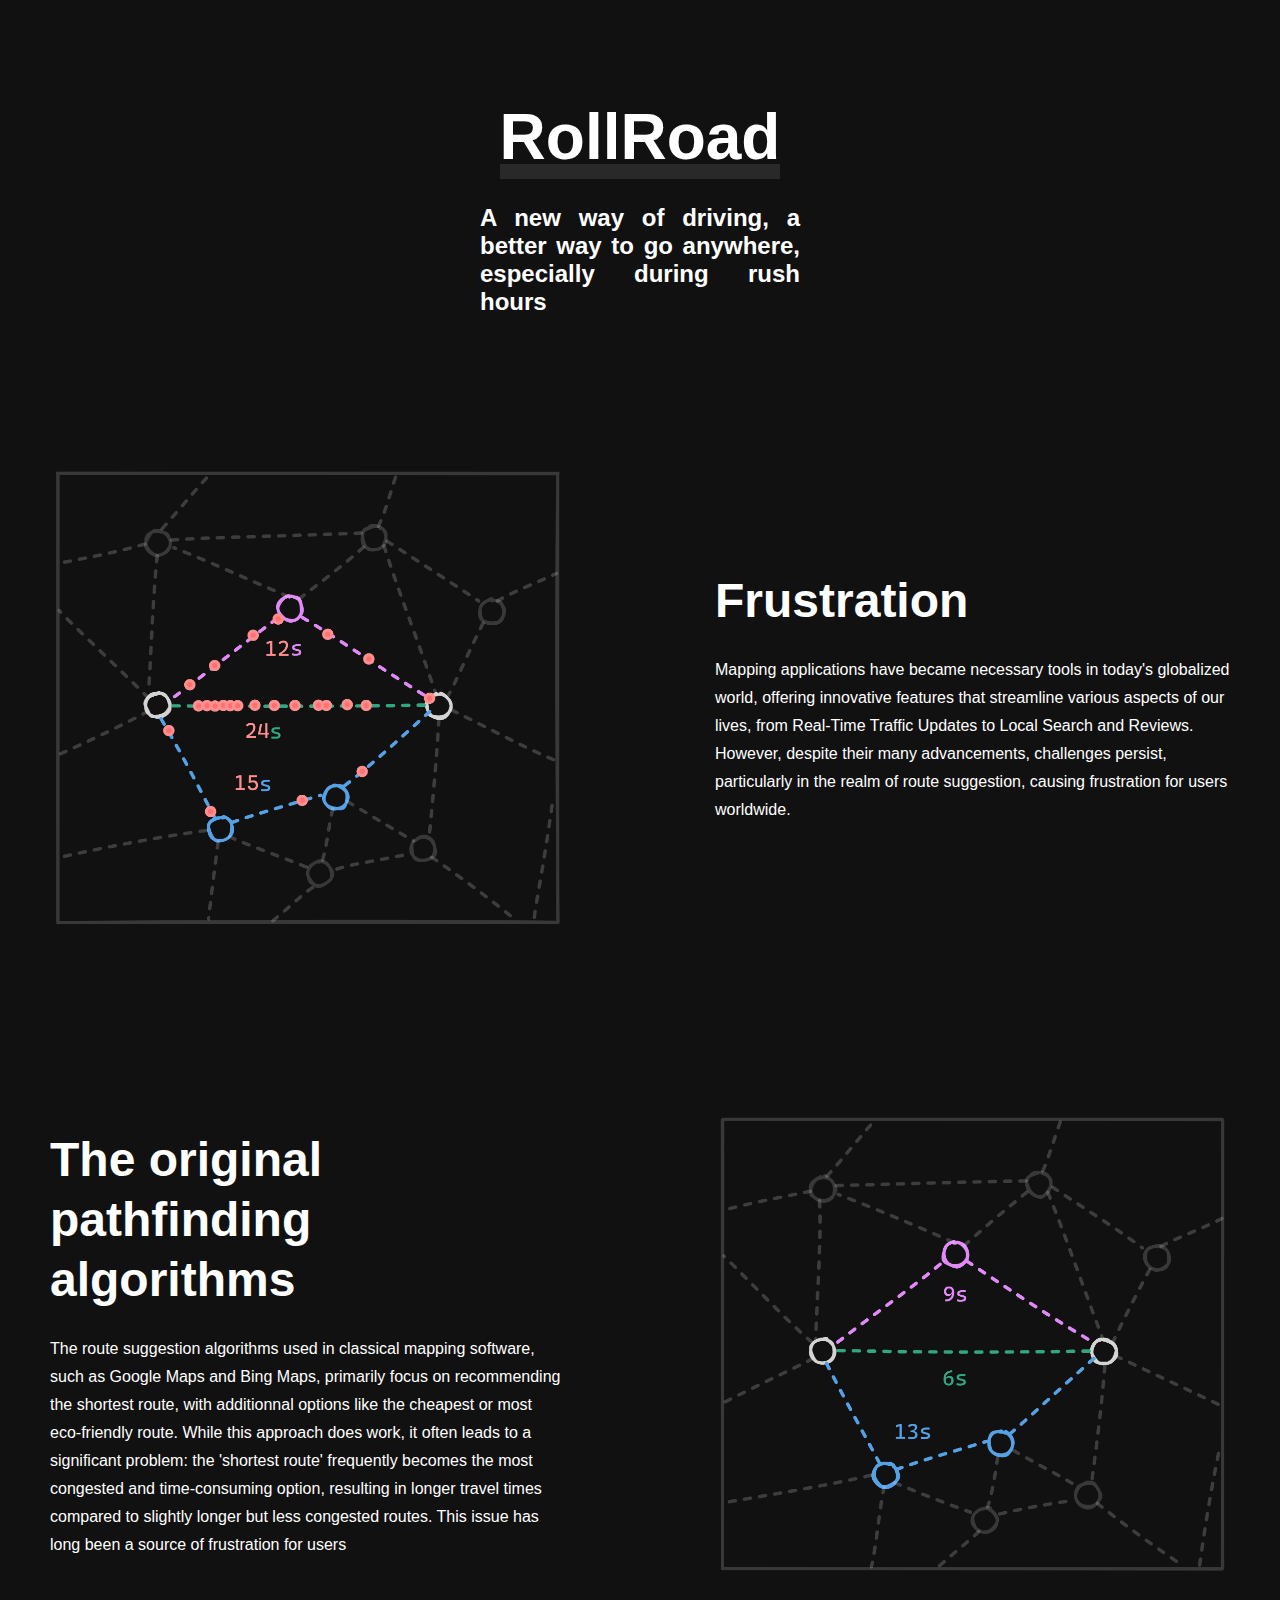
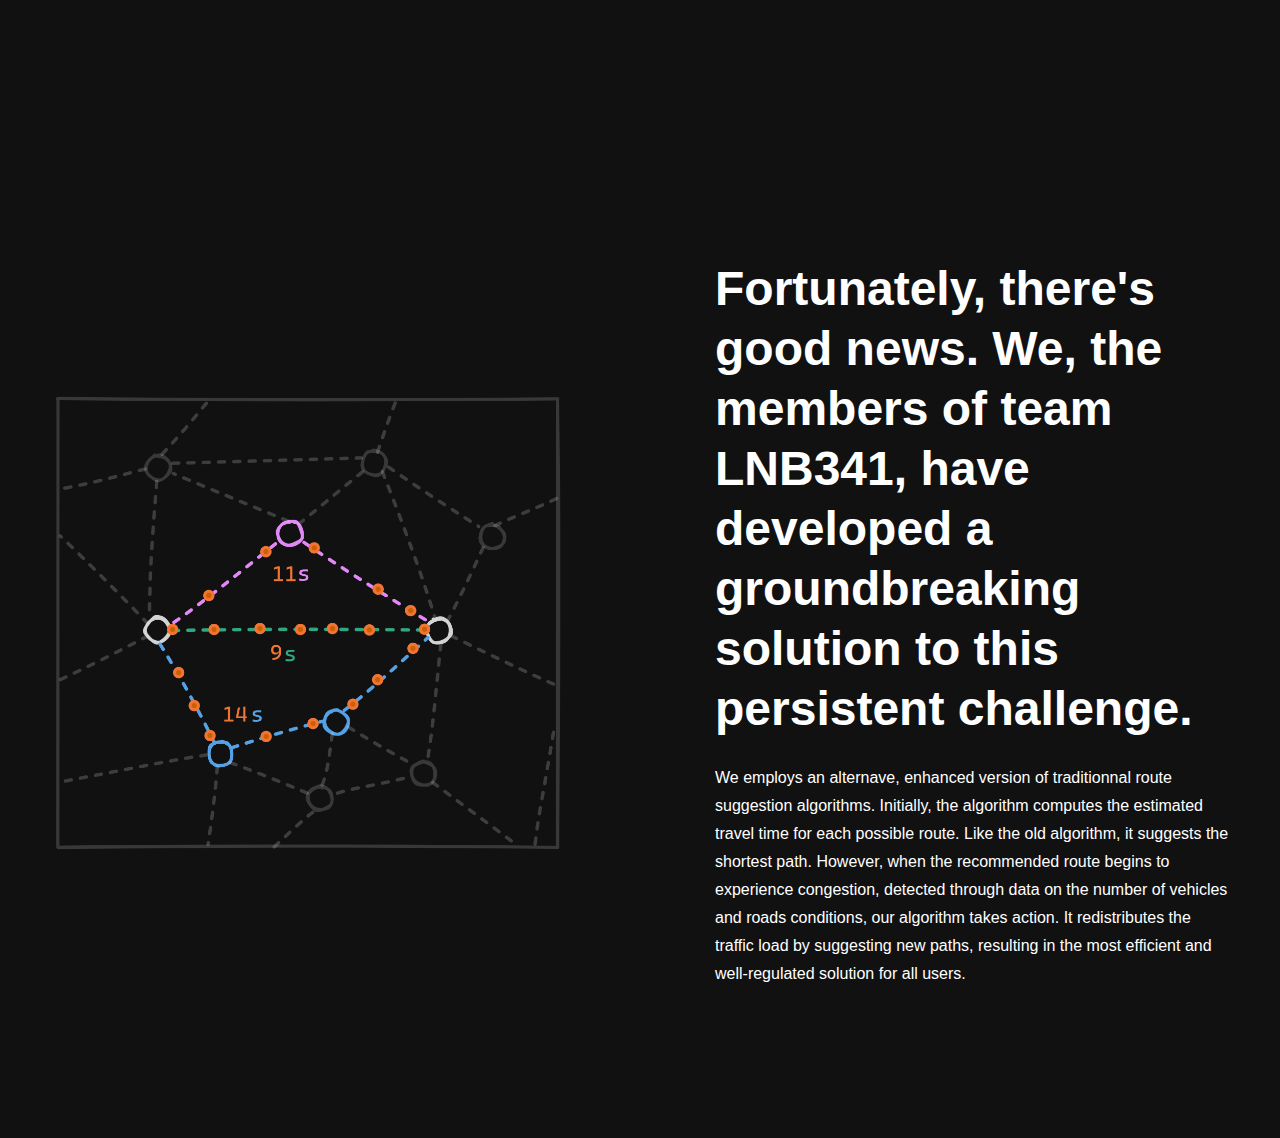
<file: index.html>
<!DOCTYPE html>
<html lang="en">
<head>
    <meta charset="UTF-8">
    <meta name="viewport" content="width=device-width, initial-scale=1.0">
    <title>RollRoad</title>
    <link rel="icon" href="./img/fav.png" type="image/png">
    <link rel="stylesheet" href="style.css">
</head>
<body>
    <header>
        <div class="anim">
            <h1>RollRoad</h1>
            <div class="path"></div>
            <div class="path"></div>
            <div class="path"></div>
            <div class="road"></div>
        </div>
        <h2>A new way of driving, a better way to go anywhere, especially during rush hours</h2>
    </header>
    <section>
        <img src="./img/basic_traffic.png" alt="Pathfinding">
        <legend>
            <h1>Frustration</h1>
            <p>
                Mapping applications have became necessary tools in today's 
                globalized world, offering innovative features that streamline 
                various aspects of our lives, from Real-Time Traffic Updates to 
                Local Search and Reviews. However, despite their many advancements, 
                challenges persist, particularly in the realm of route suggestion, 
                causing frustration for users worldwide.
            </p>
        </legend>
    </section>
    <section>
        <legend>
            <h1>The original pathfinding algorithms</h1>
            <p>
                The route suggestion algorithms used in classical mapping software, such as 
                Google Maps and Bing Maps, primarily focus on recommending the shortest route, 
                with additionnal options like the cheapest or most eco-friendly route. While this approach 
                does work, it often leads to a significant problem: the 'shortest route' frequently becomes 
                the most congested and time-consuming option, resulting in longer travel times compared 
                to slightly longer but less congested routes. This issue has long been a source of 
                frustration for users
            </p>
        </legend>
        <img src="./img/pathfinding.png" alt="Basic Traffic">
    </section>
    <section>
        <img src="./img/balanced_traffic.png" alt="Balanced Traffic">
        <legend>
            <h1 class="long">Fortunately, there's good news. We, the members of team LNB341, have developed a groundbreaking solution to this persistent challenge.</h1>
            <p>
                We employs an alternave, enhanced version of traditionnal route suggestion algorithms. 
                Initially, the algorithm computes the estimated travel time for each possible route. 
                Like the old algorithm, it suggests the shortest path. However, when the recommended 
                route begins to experience congestion, detected through data on the number of vehicles 
                and roads conditions, our algorithm takes action. It redistributes the traffic load by 
                suggesting new paths, resulting in the most efficient and well-regulated solution for all users.
            </p>
        </legend>
    </section>
</body>
</html>
</file>
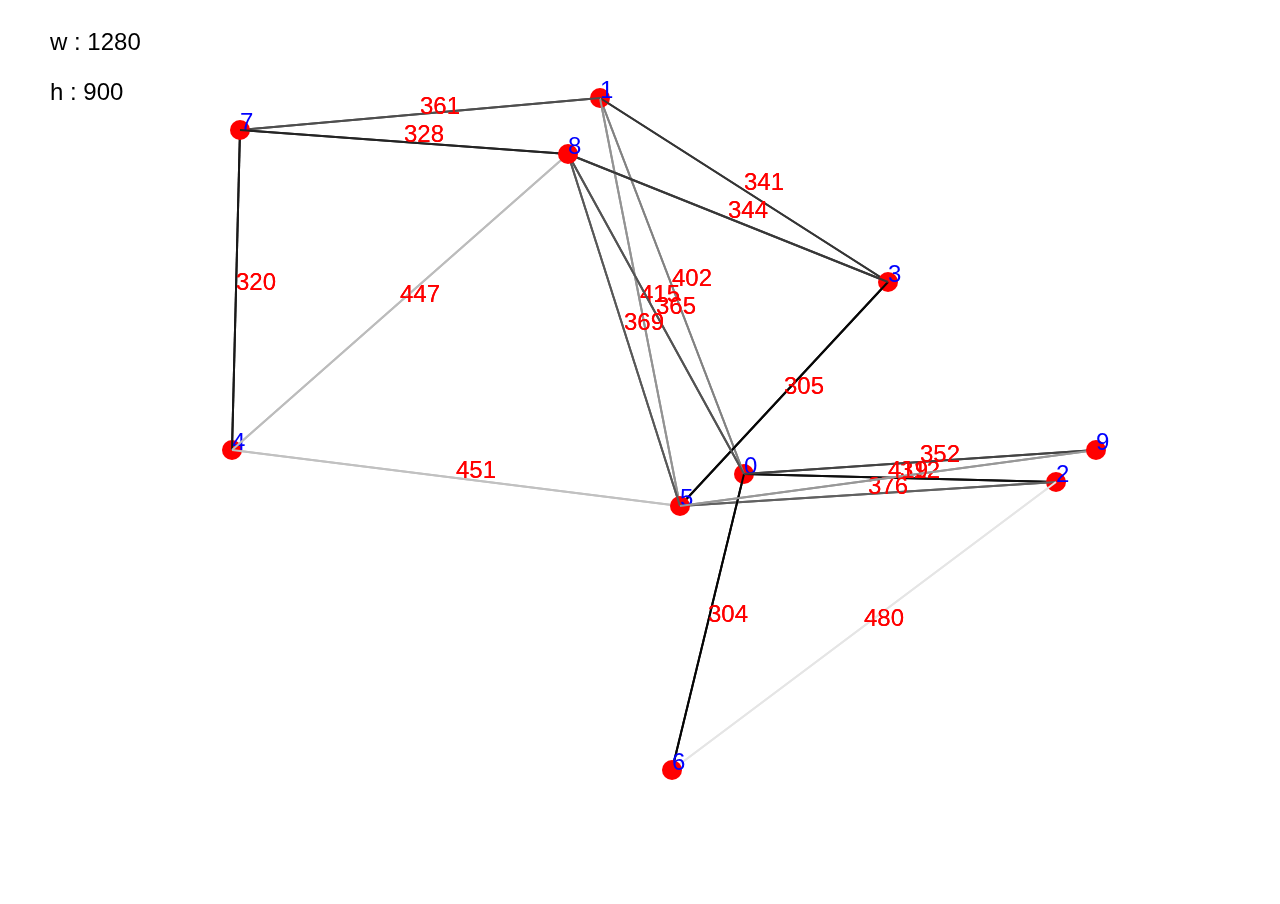
<file: solution/index.html>
<!DOCTYPE html>
<html lang="fr">
<head>
    <title>Hackaton Traffic Congestion Simulation</title>
    <style>
        *{
            margin: 0;
            padding: 0;
        }
        body{
            width: 100%;
            height: 100%;
            overflow: hidden;
        }
        canvas{
            width: 100%;
            height: 100%;
        }
    </style>
</head>
<body>
    <canvas></canvas>
    <script src="./app.js"></script>
</body>
</html>
</file>
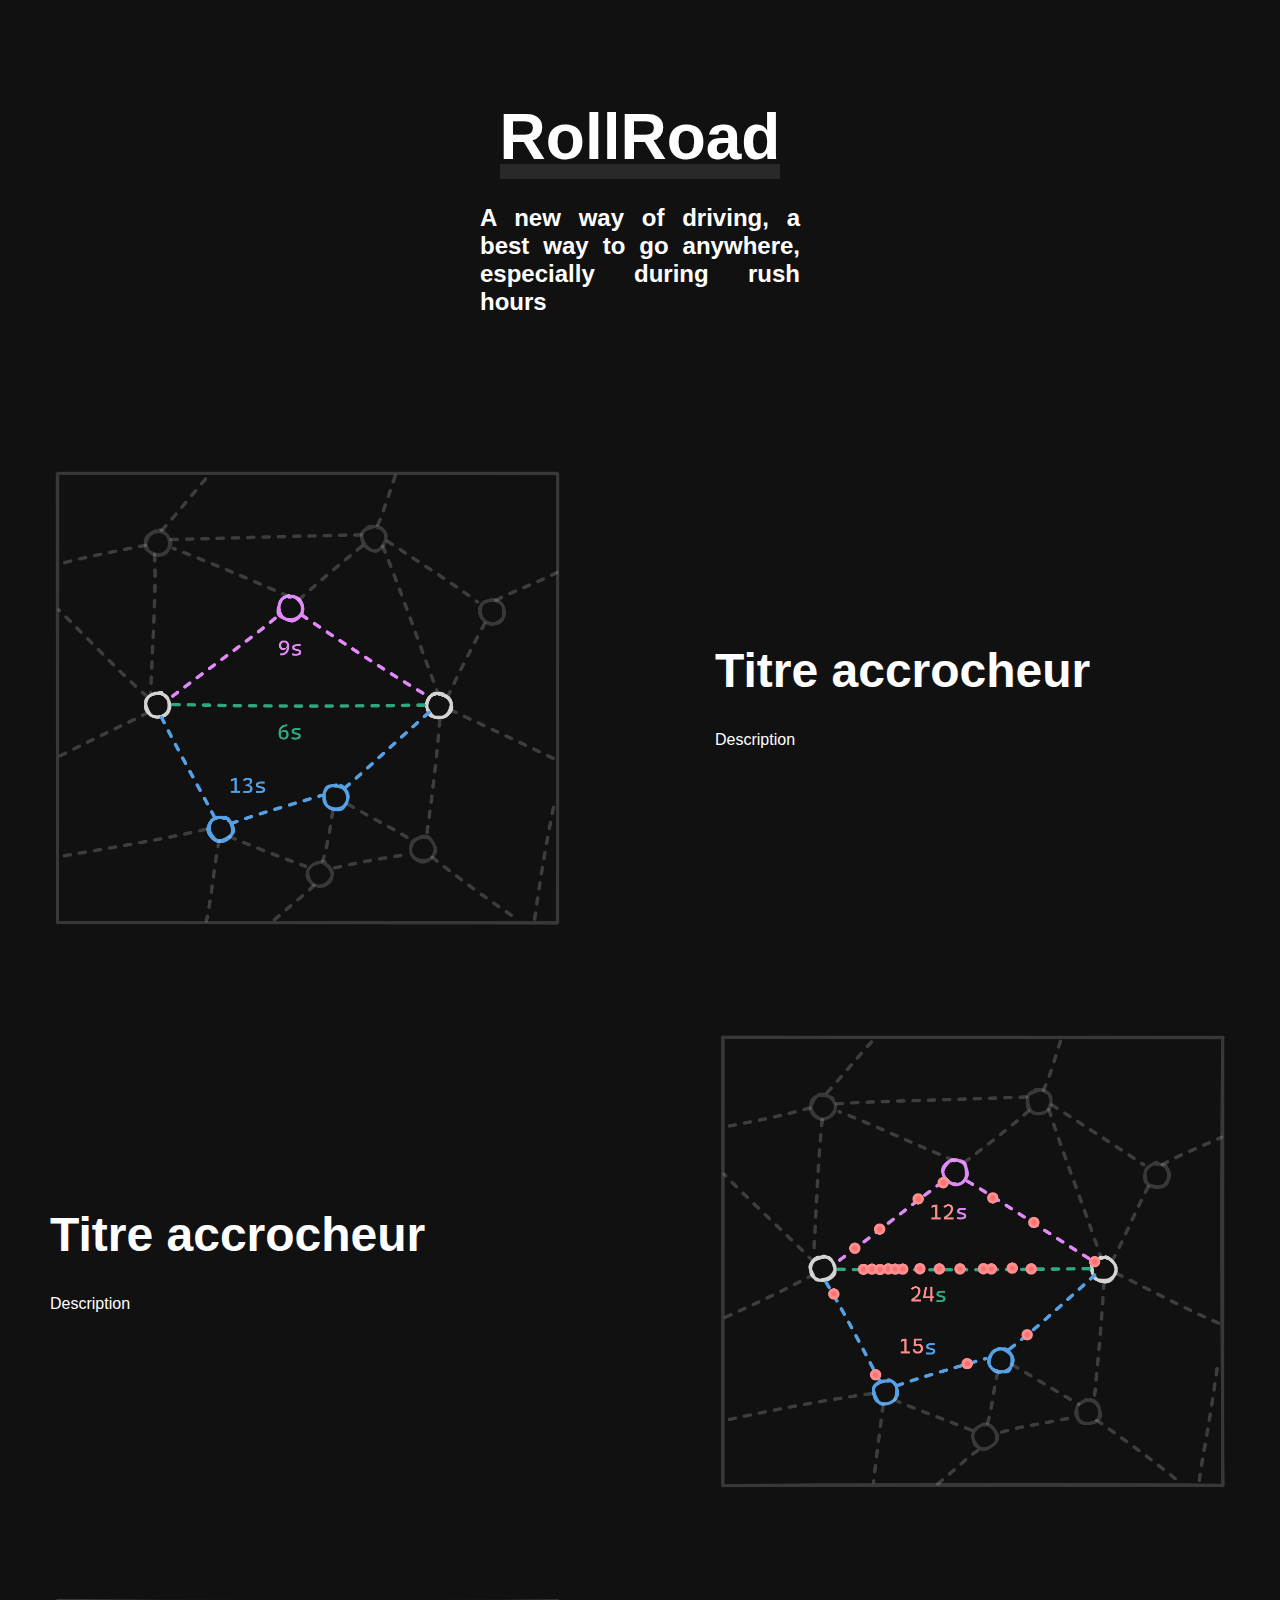
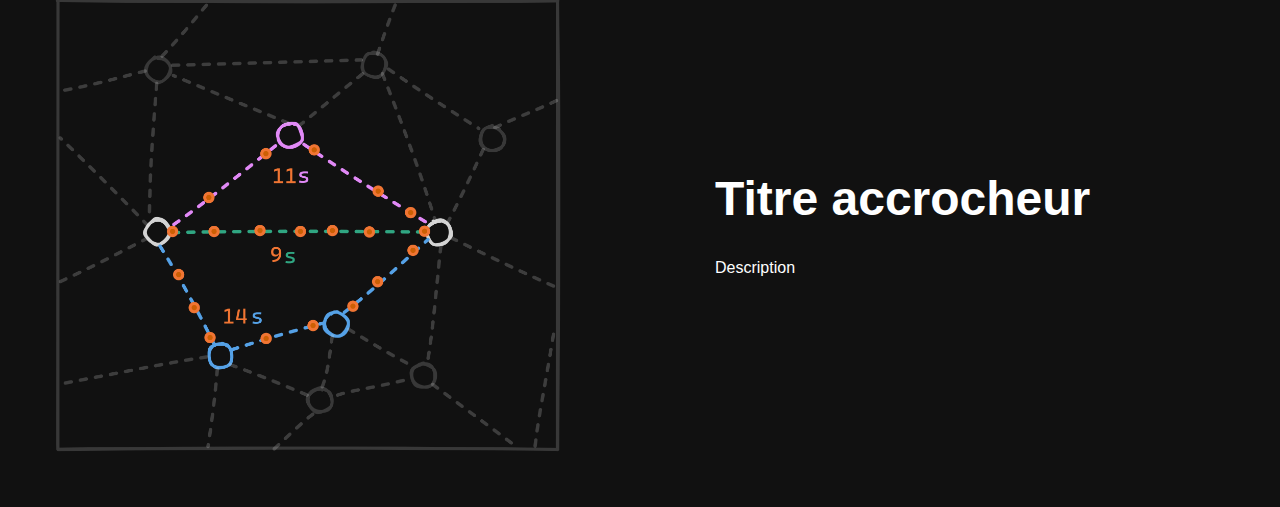
<file: page.html>
<!DOCTYPE html>
<html lang="en">
<head>
    <meta charset="UTF-8">
    <meta name="viewport" content="width=device-width, initial-scale=1.0">
    <title>RollRoad</title>
    <link rel="icon" href="./img/fav.png" type="image/png">
    <link rel="stylesheet" href="style.css">
</head>
<body>
    <header>
        <div class="anim">
            <h1>RollRoad</h1>
            <div class="path"></div>
            <div class="path"></div>
            <div class="path"></div>
            <div class="road"></div>
        </div>
        <h2>A new way of driving, a best way to go anywhere, especially during rush hours</h2>
    </header>
    <section>
        <img src="./img/pathfinding.png" alt="Pathfinding">
        <legend>
            <h1>Titre accrocheur</h1>
            <p>Description</p>
        </legend>
    </section>
    <section>
        <legend>
            <h1>Titre accrocheur</h1>
            <p>Description</p>
        </legend>
        <img src="./img/basic_traffic.png" alt="Basic Traffic">
    </section>
    <section>
        <img src="./img/balanced_traffic.png" alt="Balanced Traffic">
        <legend>
            <h1>Titre accrocheur</h1>
            <p>Description</p>
        </legend>
    </section>
</body>
</html>
</file>
<file: style.css>
* {
    margin: 0;
    padding: 0;
    box-sizing: border-box;
}

:root{
    --green: #82C7A5;
    --blue: #0145AC;
}

body{
    font-family: sans-serif;
    font-weight: 300;
    color: #fff;
    background-color: #111111;
    background-image: radial-gradient(#111111E0 2px, transparent 2px);
}

body > header{
    padding: 100px 0;
    display: flex;
    flex-direction: column;
    align-items: center;
    gap: 25px;
}
body > header > div.anim{
    position: relative;
    overflow: hidden;
    padding-bottom: 5px;
}
body > header > div.anim > h1{
    font-size: 64px;
    font-weight: 800;
}
body > header > div.anim > div.road{
    z-index: 1;
    position: absolute;
    bottom: 0;
    left: 0;

    width: 100%;
    height: 15px;
    background-color: #292929;
}
body > header > div.anim > div.path{
    z-index: 2;
    position: absolute;
    bottom: 5px;
    left: -10%;

    width: 10%;
    height: 5px;
    background-color: #fff;
    animation: to-left 2s linear infinite;
}
body > header > div.anim > div.path:nth-child(2){animation-delay: 666ms;}
body > header > div.anim > div.path:nth-child(3){animation-delay: 1333ms;}

@keyframes to-left {
    0%{
        left: -10%;
    }
    100%{
        left: 110%;
    }
}

body > header > h2{
    max-width: 25%;
    text-align: justify;
}

body > section{
    display: grid;
    grid-template-columns: repeat(2, calc(50% - 25px));
    align-items: center;
    gap: 50px;
}
body > section > img{
    padding: 50px;
    width: 100%;
    height: auto;
}
body > section > legend{
    padding: 150px 50px;
}
body > section > legend > h1{
    font-size: 3em;
    line-height: 125%;
}
body > section > legend > p{
    margin-top: 25px;
    font-size: 1em;
    line-height: 175%;
}

@media (width < 800px) {
    body > header > h2{
        max-width: unset;
        padding: 0 25px;
        text-align: center;
    }
    body > section{
        display: flex;
        flex-direction: column;
        gap: 25px;
        padding-bottom: 50px;
    }
    body > section:nth-child(2n){
        flex-direction: column-reverse;
    }
    body > section > legend{
        padding: 50px 25px;
        text-align: center;
    }
    body > section > legend > h1.long{
        font-size: 2em;
    }
    body > section > img{
        padding: 0 50px;
    }
}
</file>
